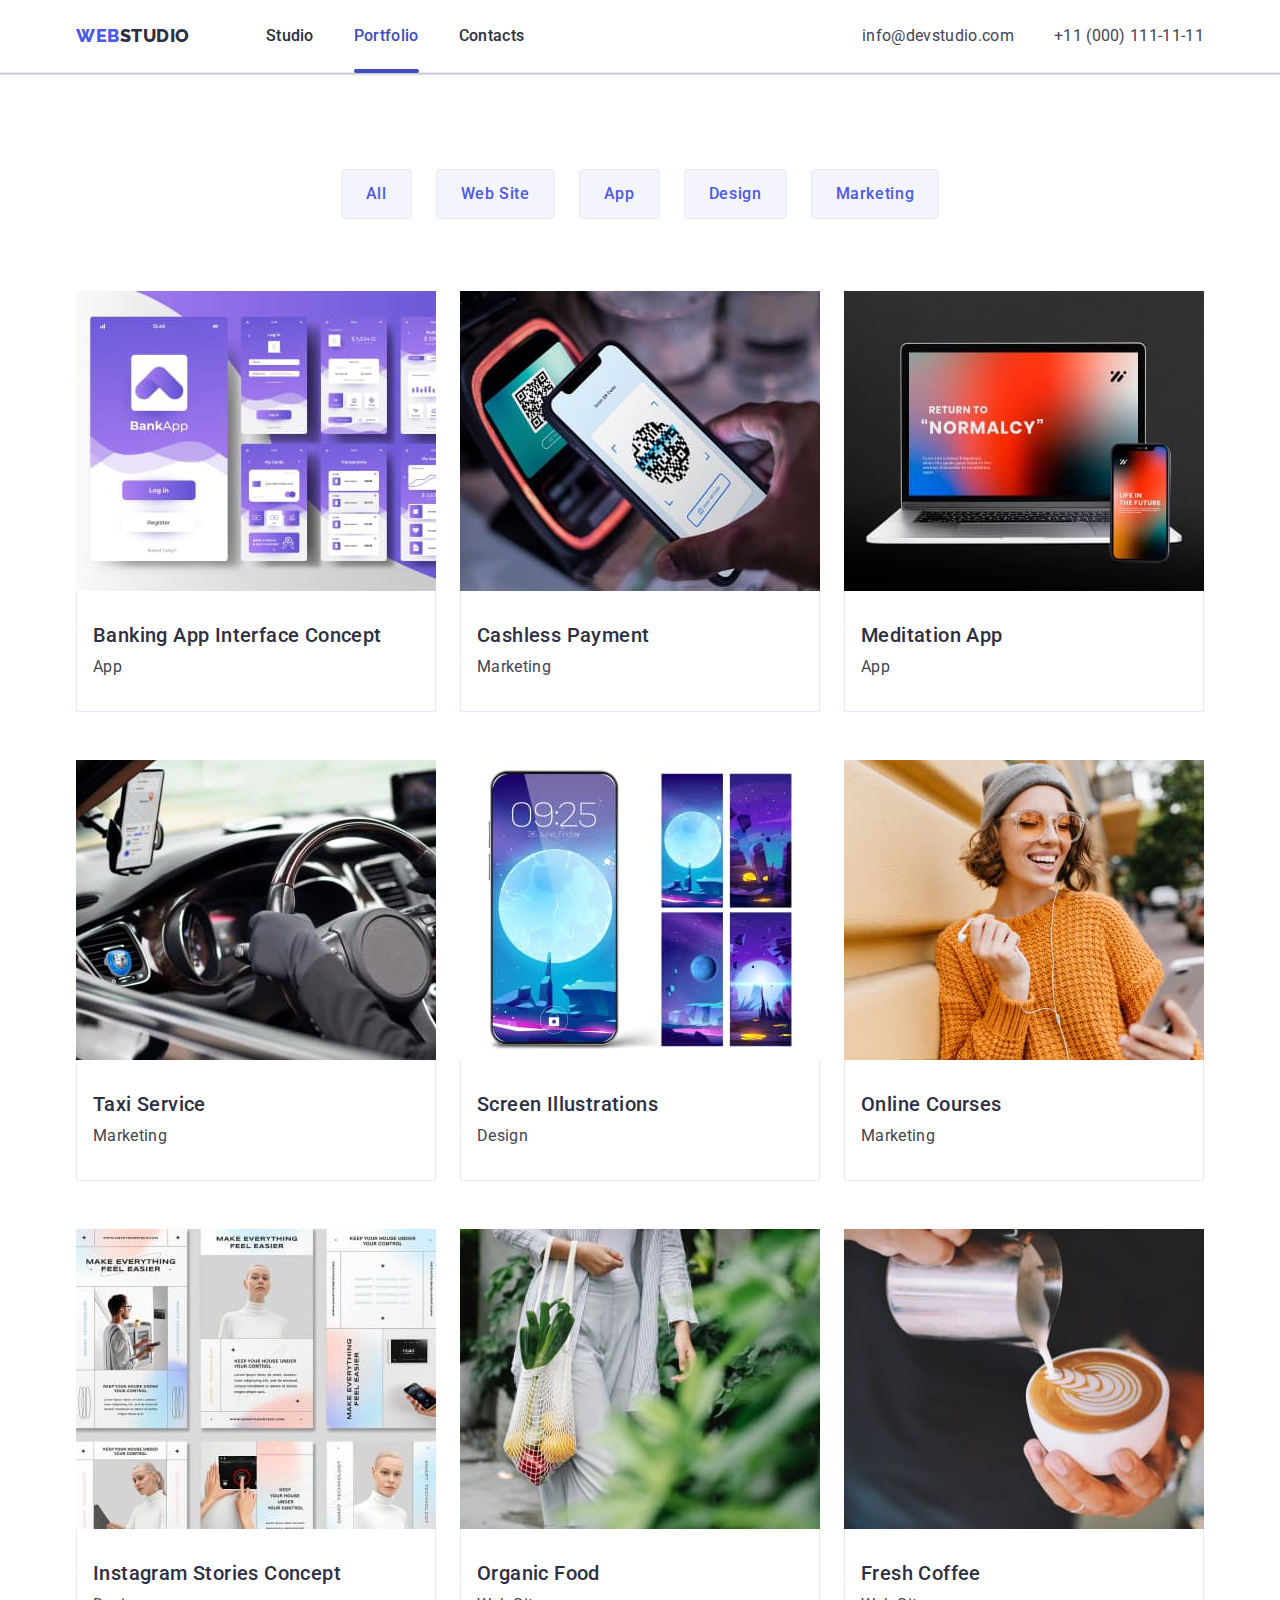
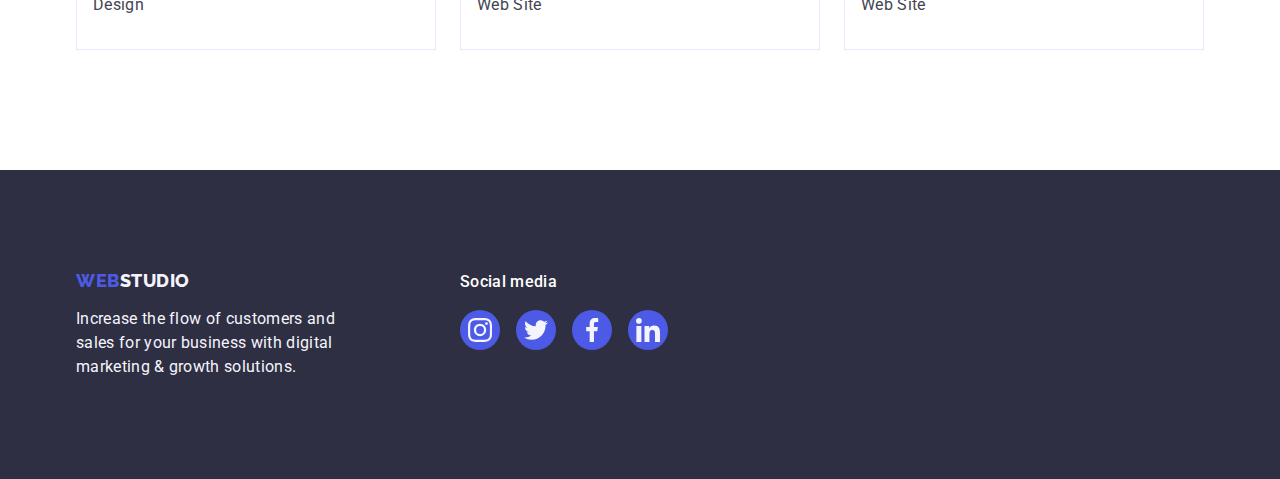
<file: portfolio.html>
<!DOCTYPE html>
<html lang="en">
  <head>
    <meta charset="UTF-8" />
    <meta name="viewport" content="width=device-width, initial-scale=1.0" />
    <link rel="preconnect" href="https://fonts.googleapis.com" />
    <link rel="preconnect" href="https://fonts.gstatic.com" crossorigin />
    <link
      href="https://fonts.googleapis.com/css2?family=Raleway:wght@800&family=Roboto:ital,wght@0,400;0,500;0,900;1,700&display=swap"
      rel="stylesheet"
    />
    <link
      rel="stylesheet"
      href="https://cdnjs.cloudflare.com/ajax/libs/modern-normalize/1.0.0/modern-normalize.min.css"
    />
    <link rel="stylesheet" href="./css/styles.css" />
    <title>Portfolio</title>
  </head>
  <body>
    <header class="page-header">
      <div class="container header-layout">
        <nav class="navigation">
          <a href="./index.html" class="logo link"
            >Web<span class="part-logo">Studio</span></a
          >
          <ul class="list page-navigation">
            <li>
              <a href="./index.html" class="link page-link">Studio</a>
            </li>
            <li>
              <a
                href="./portfolio.html"
                class="link page-link page-link-portfolio"
                >Portfolio</a
              >
            </li>
            <li><a href="" class="link page-link">Contacts</a></li>
          </ul>
        </nav>
        <address>
          <ul class="list address-list">
            <li>
              <a href="mailto:info@devstudio.com" class="link address-link"
                >info@devstudio.com</a
              >
            </li>
            <li>
              <a href="tel:+110001111111" class="link address-link"
                >+11 (000) 111-11-11</a
              >
            </li>
          </ul>
        </address>
      </div>
    </header>
    <main>
      <section class="section portfolio-main-section">
        <div class="container">
          <h1 class="visually-hidden">Portfolio</h1>
          <ul class="list filter-list">
            <li><button type="button" class="filter-button">All</button></li>
            <li>
              <button type="button" class="filter-button">Web Site</button>
            </li>
            <li><button type="button" class="filter-button">App</button></li>
            <li><button type="button" class="filter-button">Design</button></li>
            <li>
              <button type="button" class="filter-button">Marketing</button>
            </li>
          </ul>
          <ul class="list portfolio-list">
            <li class="portfolio-item">
              <a href="" class="link portfolio-link">
                <div class="overlay-box">
                  <img
                    src="./images/portfolio-img1.jpg"
                    alt="bank app photo"
                    width="360"
                    height="300"
                  />
                  <p class="overlay">
                    14 Stylish and User-Friendly App Design Concepts · Task
                    Manager App · Calorie Tracker App · Exotic Fruit Ecommerce
                    App · Cloud Storage App
                  </p>
                </div>
                <div class="portfolio-description">
                  <h2 class="portfolio-header">
                    Banking App Interface Concept
                  </h2>
                  <p class="portfolio-paragraph">App</p>
                </div>
              </a>
            </li>
            <li class="portfolio-item">
              <a href="" class="link portfolio-link">
                <div class="overlay-box">
                  <img
                    src="./images/portfolio-img2.jpg"
                    alt="cashless mobile phone photo"
                    width="360"
                    height="300"
                  />
                  <p class="overlay">
                    14 Stylish and User-Friendly App Design Concepts · Task
                    Manager App · Calorie Tracker App · Exotic Fruit Ecommerce
                    App · Cloud Storage App
                  </p>
                </div>
                <div class="portfolio-description">
                  <h2 class="portfolio-header">Cashless Payment</h2>
                  <p class="portfolio-paragraph">Marketing</p>
                </div>
              </a>
            </li>
            <li class="portfolio-item">
              <a href="" class="link portfolio-link">
                <div class="overlay-box">
                  <img
                    src="./images/portfolio-img3.jpg"
                    alt="laptop and mobile phone photo"
                    width="360"
                    height="300"
                  />
                  <p class="overlay">
                    14 Stylish and User-Friendly App Design Concepts · Task
                    Manager App · Calorie Tracker App · Exotic Fruit Ecommerce
                    App · Cloud Storage App
                  </p>
                </div>
                <div class="portfolio-description">
                  <h2 class="portfolio-header">Meditation App</h2>
                  <p class="portfolio-paragraph">App</p>
                </div>
              </a>
            </li>
            <li class="portfolio-item">
              <a href="" class="link portfolio-link">
                <div class="overlay-box">
                  <img
                    src="./images/portfolio-img4.jpg"
                    alt="inside of the car with steering wheel photo"
                    width="360"
                    height="300"
                  />
                  <p class="overlay">
                    14 Stylish and User-Friendly App Design Concepts · Task
                    Manager App · Calorie Tracker App · Exotic Fruit Ecommerce
                    App · Cloud Storage App
                  </p>
                </div>
                <div class="portfolio-description">
                  <h2 class="portfolio-header">Taxi Service</h2>
                  <p class="portfolio-paragraph">Marketing</p>
                </div>
              </a>
            </li>
            <li class="portfolio-item">
              <a href="" class="link portfolio-link">
                <div class="overlay-box">
                  <img
                    src="./images/portfolio-img5.jpg"
                    alt="mobile phone screens photo"
                    width="360"
                    height="300"
                  />
                  <p class="overlay">
                    14 Stylish and User-Friendly App Design Concepts · Task
                    Manager App · Calorie Tracker App · Exotic Fruit Ecommerce
                    App · Cloud Storage App
                  </p>
                </div>
                <div class="portfolio-description">
                  <h2 class="portfolio-header">Screen Illustrations</h2>
                  <p class="portfolio-paragraph">Design</p>
                </div>
              </a>
            </li>
            <li class="portfolio-item">
              <a href="" class="link portfolio-link">
                <div class="overlay-box">
                  <img
                    src="./images/portfolio-img6.jpg"
                    alt="smiley fashionable young woman photo"
                    width="360"
                    height="300"
                  />
                  <p class="overlay">
                    14 Stylish and User-Friendly App Design Concepts · Task
                    Manager App · Calorie Tracker App · Exotic Fruit Ecommerce
                    App · Cloud Storage App
                  </p>
                </div>
                <div class="portfolio-description">
                  <h2 class="portfolio-header">Online Courses</h2>
                  <p class="portfolio-paragraph">Marketing</p>
                </div>
              </a>
            </li>
            <li class="portfolio-item">
              <a href="" class="link portfolio-link">
                <div class="overlay-box">
                  <img
                    src="./images/portfolio-img7.jpg"
                    alt="online courses website photo"
                    width="360"
                    height="300"
                  />
                  <p class="overlay">
                    14 Stylish and User-Friendly App Design Concepts · Task
                    Manager App · Calorie Tracker App · Exotic Fruit Ecommerce
                    App · Cloud Storage App
                  </p>
                </div>
                <div class="portfolio-description">
                  <h2 class="portfolio-header">Instagram Stories Concept</h2>
                  <p class="portfolio-paragraph">Design</p>
                </div>
              </a>
            </li>
            <li class="portfolio-item">
              <a href="" class="link portfolio-link">
                <div class="overlay-box">
                  <img
                    src="./images/portfolio-img8.jpg"
                    alt="person carrying shopping bag with vegetables photo"
                    width="360"
                    height="300"
                  />
                  <p class="overlay">
                    14 Stylish and User-Friendly App Design Concepts · Task
                    Manager App · Calorie Tracker App · Exotic Fruit Ecommerce
                    App · Cloud Storage App
                  </p>
                </div>
                <div class="portfolio-description">
                  <h2 class="portfolio-header">Organic Food</h2>
                  <p class="portfolio-paragraph">Web Site</p>
                </div>
              </a>
            </li>
            <li class="portfolio-item">
              <a href="" class="link portfolio-link">
                <div class="overlay-box">
                  <img
                    src="./images/portfolio-img9.jpg"
                    alt="barrista pouring milk into the coffee photo"
                    width="360"
                    height="300"
                  />
                  <p class="overlay">
                    14 Stylish and User-Friendly App Design Concepts · Task
                    Manager App · Calorie Tracker App · Exotic Fruit Ecommerce
                    App · Cloud Storage App
                  </p>
                </div>
                <div class="portfolio-description">
                  <h2 class="portfolio-header">Fresh Coffee</h2>
                  <p class="portfolio-paragraph">Web Site</p>
                </div>
              </a>
            </li>
          </ul>
        </div>
      </section>
    </main>
    <footer class="section footer-section">
      <div class="container footer-container">
        <div class="footer-note-box">
          <a href="./index.html" class="logo link footer-link"
            >Web<span class="footer-logo">Studio</span></a
          >
          <p class="footer-note">
            Increase the flow of customers and sales for your business with
            digital marketing & growth solutions.
          </p>
        </div>
        <div>
          <p class="social-media-heading">Social media</p>
          <ul class="list footer-social-media">
            <li class="footer-social-media-list">
              <a class="link footer-socialmedia-icon" href="">
                <svg class="footer-svg" width="24" height="24">
                  <use href="./images/icons.svg#icon-instagram"></use>
                </svg>
              </a>
            </li>
            <li class="footer-social-media-list">
              <a class="link footer-socialmedia-icon" href="">
                <svg class="footer-svg" width="24" height="24">
                  <use href="./images/icons.svg#icon-twitter"></use>
                </svg>
              </a>
            </li>
            <li class="footer-social-media-list">
              <a class="link footer-socialmedia-icon" href="">
                <svg class="footer-svg" width="24" height="24">
                  <use href="./images/icons.svg#icon-facebook"></use>
                </svg>
              </a>
            </li>
            <li class="footer-social-media-list">
              <a class="link footer-socialmedia-icon" href="">
                <svg class="footer-svg" width="24" height="24">
                  <use href="./images/icons.svg#icon-linkedin"></use>
                </svg>
              </a>
            </li>
          </ul>
        </div>
      </div>
    </footer>
  </body>
</html>
</file>
<file: css/styles.css>
:root {
  --navy-blue-color: #2e2f42;
  --iris-color: #4d5ae5;
  --ocean-color: #404bbf;
  --slate-color: #434455;
  --white-color: #ffffff;
  --cloud-color: #f4f4fd;
  --cornflower-color: #e7e9fc;
  --grey-color: #2e2f42b2;
  --light-slate-color: #8e8f99;
  --green-color: #31d0aa;
  --navy-blue-modal: #2e2f4266;
  --modal-background: #fcfcfc;
  --second-heading-size: 36px;
  --second-heading-weight: 700;
  --third-heading-size: 20px;
  --third-heading-weight: 500;
}

body {
  font-family: "Roboto", sans-serif;
  background-color: var(--white-color);
  color: var(--slate-color);
  margin: 0 auto;
}

h1,
h2,
h3,
p,
ul {
  margin: 0;
}

img {
  display: block;
  max-width: 100%;
  height: auto;
}

button {
  cursor: pointer;
  border: none;
  border-radius: 4px;
}

.visually-hidden {
  position: absolute;
  width: 1px;
  height: 1px;
  margin: -1px;
  border: 0;
  padding: 0;
  white-space: nowrap;
  clip-path: inset(100%);
  clip: rect(0 0 0 0);
  overflow: hidden;
}

.container {
  width: 1158px;
  margin: 0 auto;
  padding: 0 15px;
}

.section {
  padding: 120px 0;
}

.list {
  list-style-type: none;
  margin: 0;
  padding-left: 0;
}

.link {
  text-decoration: none;
}

.page-header {
  border-bottom: 1px solid var(--cornflower-color, #e7e9fc);
  box-shadow: 0px 1px 6px 0px rgba(46, 47, 66, 0.08),
    0px 1px 1px 0px rgba(46, 47, 66, 0.16),
    0px 2px 1px 0px rgba(46, 47, 66, 0.08);
}

.header-layout {
  display: flex;
  justify-content: space-between;
}

.logo {
  color: var(--iris-color);
  font-family: "Raleway", sans-serif;
  font-size: 18px;
  font-weight: 800;
  line-height: 1.17;
  letter-spacing: 0.54px;
  text-transform: uppercase;
  margin-right: 76px;
}

.footer-logo {
  color: var(--cloud-color);
}

.part-logo {
  color: var(--navy-blue-color);
}

.navigation {
  display: flex;
  align-items: center;
}

.page-navigation {
  font-weight: 500;
  line-height: 1.5;
  letter-spacing: 0.32px;
  display: flex;
  gap: 40px;
}

.page-link {
  color: var(--navy-blue-color);
  display: inline-block;
  padding: 24px 0;
  position: relative;
  transition-property: color;
  transition-duration: 250ms;
  transition-timing-function: cubic-bezier(0.4, 0, 0.2, 1);
}

.page-link:hover,
.page-link:focus {
  color: var(--ocean-color);
}

.page-link-studio {
  color: var(--ocean-color);
}

.page-link-studio::after {
  content: "";
  display: block;
  background-color: var(--ocean-color);
  height: 4px;
  border-radius: 2px;
  position: absolute;
  width: 100%;
  bottom: -1px;
  left: 0px;
}

.page-link-portfolio {
  color: var(--ocean-color);
}

.page-link-portfolio::after {
  content: "";
  display: block;
  background-color: var(--ocean-color);
  height: 4px;
  border-radius: 2px;
  position: absolute;
  width: 100%;
  bottom: -1px;
  left: 0px;
}

.address-list {
  font-style: normal;
  display: flex;
  gap: 40px;
}

.address-link {
  color: var(--slate-color);
  line-height: 1.5;
  letter-spacing: 0.32px;
  display: inline-block;
  padding: 24px 0;
  transition-property: color;
  transition-duration: 250ms;
  transition-timing-function: cubic-bezier(0.4, 0, 0.2, 1);
}

.address-link:hover,
.address-link:focus {
  color: var(--ocean-color);
}

.footer-section {
  background-color: var(--navy-blue-color);
  padding: 100px 0;
}

.footer-container {
  display: flex;
  align-items: baseline;
}

.footer-note-box {
  margin-right: 120px;
}

.footer-link {
  display: inline-block;
  margin-bottom: 16px;
}

.footer-note {
  color: var(--cloud-color);
  line-height: 1.5;
  letter-spacing: 0.32px;
  max-width: 264px;
}

.social-media-heading {
  color: var(--white-color);
  font-weight: 500;
  font-size: 16px;
  line-height: 1.5;
  letter-spacing: 0.02em;
  margin-bottom: 16px;
}

.footer-social-media {
  display: flex;
  gap: 16px;
}

.footer-social-media-list {
  height: 40px;
  width: 40px;
}

.footer-socialmedia-icon {
  display: flex;
  justify-content: center;
  align-items: center;
  background-color: var(--iris-color);
  border-radius: 50%;
  width: 100%;
  height: 100%;
  transition-property: background-color;
  transition-duration: 250ms;
  transition-timing-function: cubic-bezier(0.4, 0, 0.2, 1);
}

.footer-svg {
  fill: var(--cloud-color);
}

.footer-socialmedia-icon:hover,
.footer-socialmedia-icon:focus {
  background-color: var(--green-color);
}

.order-section {
  background-color: var(--navy-blue-color);
  background-image: linear-gradient(
      to bottom,
      rgba(46, 47, 66, 0.7),
      rgba(46, 47, 66, 0.7)
    ),
    url("/goit-markup-hw-04/images/people-office.jpg");
  max-width: 1440px;
  background-position: center;
  background-size: cover;
  background-repeat: no-repeat;
  margin: 0 auto;
  padding: 188px 0;
}

.main-header {
  color: var(--white-color);
  font-size: 56px;
  font-weight: 700;
  line-height: 1.07;
  letter-spacing: 1.12px;
  max-width: 500px;
  text-align: center;
  margin: 0 auto;
  margin-bottom: 48px;
}

.order-button {
  font-family: "Roboto", sans-serif;
  background-color: var(--iris-color);
  color: var(--white-color);
  font-size: 16px;
  font-weight: 500;
  line-height: 1.5;
  letter-spacing: 0.04em;
  padding: 16px 32px;
  box-shadow: 0px 4px 4px 0px rgba(0, 0, 0, 0.15);
  display: block;
  min-width: 169px;
  margin: 0 auto;
  transition-property: background-color;
  transition-duration: 250ms;
  transition-timing-function: cubic-bezier(0.4, 0, 0.2, 1);
}

.order-button:hover,
.order-button:focus {
  background-color: var(--ocean-color);
}

.services-section {
  display: flex;
  justify-content: space-around;
  gap: 24px;
}

.services-item {
  display: block;
  gap: 8px;
  flex-basis: calc((100% - 72px) / 4);
}

.services-icon-box {
  background-color: var(--cloud-color);
  border-radius: 4px;
  width: 264px;
  height: 112px;
  display: flex;
  justify-content: center;
  align-items: center;
  margin-bottom: 8px;
}

.small-header {
  line-height: 1.2;
  letter-spacing: 0.02em;
  color: var(--navy-blue-color);
  font-size: var(--third-heading-size);
  font-weight: var(--third-heading-weight);
  margin-bottom: 8px;
}

.services-description {
  font-size: 16px;
  line-height: 1.5;
  letter-spacing: 0.02em;
  color: var(--slate-color);
}

.section-header {
  color: var(--navy-blue-color);
  font-size: var(--second-heading-size);
  font-weight: var(--second-heading-weight);
  line-height: 1.11;
  letter-spacing: 0.02em;
  text-transform: capitalize;
  text-align: center;
  margin-bottom: 72px;
}

.third-section {
  padding-top: 0;
}

.third-section-list {
  display: flex;
  gap: 24px;
}

.third-section-item {
  flex-basis: calc((100% - 48px) / 3);
}

.team-section {
  background-color: var(--cloud-color);
}

.team-list {
  display: flex;
  gap: 24px;
  flex-basis: calc((100% - 72px) / 4);
}

.team-tile {
  background-color: var(--white-color);
  border-radius: 0px 0px 4px 4px;
  box-shadow: 0px 2px 1px 0px rgba(46, 47, 66, 0.08),
    0px 1px 1px 0px rgba(46, 47, 66, 0.16),
    0px 1px 6px 0px rgba(46, 47, 66, 0.08);
}

.team-description {
  padding: 32px 0;
  margin: 0 16px;
  gap: 8px;
}

.team-header {
  text-align: center;
}

.job-title {
  font-size: 16px;
  line-height: 1.5;
  letter-spacing: 0.32px;
  text-align: center;
  margin-bottom: 8px;
}

.social-media {
  display: flex;
  gap: 24px;
  justify-content: center;
}

.social-media-icon {
  display: flex;
  justify-content: center;
  align-items: center;
  width: 40px;
  height: 40px;
}

.social-media-icon-link {
  width: 100%;
  height: 100%;
  background-color: var(--iris-color);
  border-radius: 50%;
  display: flex;
  justify-content: center;
  align-items: center;
  transition-property: background-color;
  transition-duration: 250ms;
  transition-timing-function: cubic-bezier(0.4, 0, 0.2, 1);
}

.social-media-icon-link:hover,
.social-media-icon-link:focus {
  background-color: var(--ocean-color);
}

.icon-style {
  fill: var(--cloud-color);
}

.clients-list {
  display: flex;
  gap: 24px;
  justify-content: space-around;
}

.client-icon-box {
  width: 168px;
  height: 88px;
}

.client-icon {
  width: 100%;
  height: 100%;
  display: flex;
  justify-content: center;
  align-items: center;
  border: 1px solid var(--light-slate-color);
  border-radius: 4px;
  color: var(--light-slate-color);
  transition: border-color 250ms cubic-bezier(0.4, 0, 0.2, 1),
    color 250ms cubic-bezier(0.4, 0, 0.2, 1);
}

.client-icon-svg {
  fill: currentColor;
}

.client-icon:hover,
.client-icon:focus {
  border-color: var(--ocean-color);
  color: var(--ocean-color);
}

.portfolio-main-section {
  padding: 96px 0 120px 0;
}

.filter-list {
  display: flex;
  justify-content: center;
  gap: 24px;
  margin-bottom: 72px;
}

.filter-button {
  font-family: "Roboto", sans-serif;
  background-color: var(--cloud-color);
  border: 1px solid var(--cornflower-color);
  color: var(--iris-color);
  font-size: 16px;
  font-weight: 500;
  line-height: 1.5;
  letter-spacing: 0.04em;
  padding: 12px 24px;
  transition: color 250ms cubic-bezier(0.4, 0, 0.2, 1),
    background-color 250ms cubic-bezier(0.4, 0, 0.2, 1),
    border-color 250ms cubic-bezier(0.4, 0, 0.2, 1),
    box-shadow 250ms cubic-bezier(0.4, 0, 0.2, 1);
}

.filter-button:hover,
.filter-button:focus {
  background-color: var(--ocean-color);
  border: 1px solid transparent;
  color: var(--white-color);
  box-shadow: 0px 2px 2px 0px rgba(0, 0, 0, 0.12),
    0px 2px 1px 0px rgba(0, 0, 0, 0.08), 0px 3px 1px 0px rgba(0, 0, 0, 0.1);
}

.portfolio-list {
  display: flex;
  flex-wrap: wrap;
  column-gap: 24px;
  row-gap: 48px;
}

.portfolio-item {
  flex-basis: calc((100% - 48px) / 3);
}

.portfolio-link {
  display: block;
  transition: box-shadow 250ms cubic-bezier(0.4, 0, 0.2, 1);
}

.portfolio-link:hover,
.portfolio-link:focus {
  box-shadow: 0px 2px 1px 0px rgba(46, 47, 66, 0.08),
    0px 1px 1px 0px rgba(46, 47, 66, 0.16),
    0px 1px 6px 0px rgba(46, 47, 66, 0.08);
}

.portfolio-description {
  padding: 32px 16px;
  border: 1px solid var(--cornflower-color);
  border-top: none;
}

.portfolio-header {
  color: var(--navy-blue-color);
  font-weight: var(--third-heading-weight);
  font-size: var(--third-heading-size);
  line-height: 1.2;
  letter-spacing: 0.02em;
  margin-bottom: 8px;
}

.portfolio-paragraph {
  color: var(--slate-color);
  font-size: 16px;
  line-height: 1.5;
  letter-spacing: 0.02em;
}

.overlay-box {
  position: relative;
  overflow: hidden;
}

.overlay {
  position: absolute;
  top: 0;
  left: 0;
  width: 100%;
  height: 100%;
  background-color: var(--iris-color);
  color: var(--cloud-color);
  font-family: Roboto;
  line-height: 1.5;
  letter-spacing: 0.32px;
  padding: 40px 32px;
  transform: translateY(100%);
  transition: transform 250ms cubic-bezier(0.4, 0, 0.2, 1);
}

.portfolio-link:hover .overlay,
.portfolio-link:focus .overlay {
  transform: translateY(0%);
}

.backdrop {
  position: fixed;
  inset: 0 0 auto;
  min-height: 100vh;
  background-color: var(--navy-blue-modal);
  opacity: 1;
  pointer-events: all;
  transition: opacity 250ms cubic-bezier(0.4, 0, 0.2, 1),
    visibility 250ms cubic-bezier(0.4, 0, 0.2, 1);
}

.backdrop.is-hidden {
  opacity: 0;
  pointer-events: none;
  visibility: hidden;
}

.modal {
  position: absolute;
  top: 50%;
  left: 50%;
  transform: translate(-50%, -50%) scale(1);
  background-color: var(--modal-background);
  width: 408px;
  min-height: 584px;
  border-radius: 4px;
  box-shadow: 0px 2px 1px 0px rgba(0, 0, 0, 0.2),
    0px 1px 3px 0px rgba(0, 0, 0, 0.12), 0px 1px 1px 0px rgba(0, 0, 0, 0.14);
  transition: transform 250ms cubic-bezier(0.4, 0, 0.2, 1);
}

.close-button {
  position: absolute;
  display: flex;
  align-items: center;
  justify-content: center;
  top: 24px;
  right: 24px;
  padding: 0;
  background-color: var(--cornflower-color);
  border-radius: 50%;
  width: 24px;
  height: 24px;
  border: 1px solid rgba(0, 0, 0, 0.1);
  color: var(--navy-blue-color);
  transition: background-color 250ms cubic-bezier(0.4, 0, 0.2, 1),
    border 250ms cubic-bezier(0.4, 0, 0.2, 1);
}

.close-button-icon {
  fill: currentColor;
  transition: fill 250ms cubic-bezier(0.4, 0, 0.2, 1);
}

.close-button:hover,
.close-button:focus {
  background-color: var(--ocean-color);
  color: var(--white-color);
  border: none;
}
</file>
